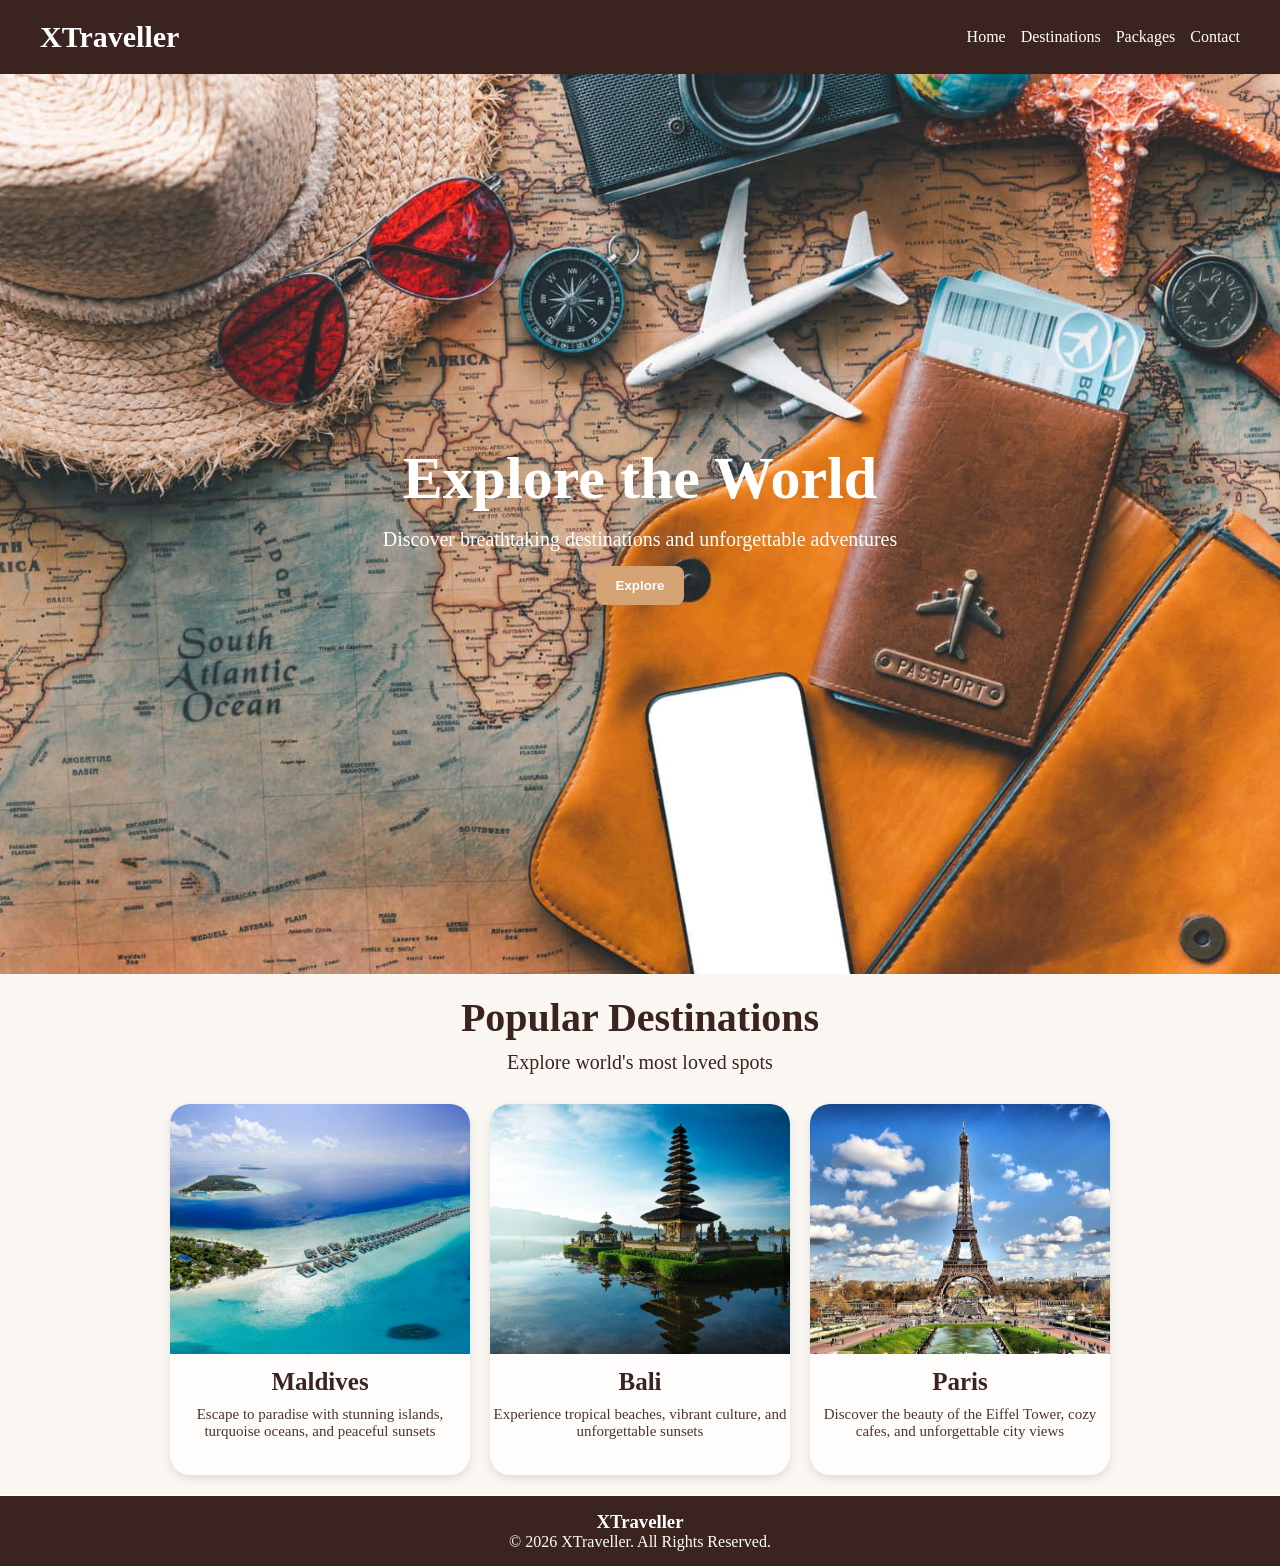
<file: Task1-LandingPage/index.html>
<!DOCTYPE html>
<html lang="en">
<head>
    <meta charset="UTF-8">
    <meta name="viewport" content="width=device-width, initial-scale=1.0">
    <link href="style.css" rel="stylesheet" />
    <title>Task1-LandingPage</title>
</head>
<body>
    <!--Nav bar-->
    <nav class="navbar">
        <h2>XTraveller</h2>
        <ul>
            <li><a href="#">Home</a></li>
            <li><a href="#">Destinations</a></li>
            <li><a href="#">Packages</a></li>
            <li><a href="#">Contact</a></li>
        </ul>
    </nav>
    <!--Hero Section-->
    <section class="hero">
        <div>
            <h1>Explore the World</h1>
            <p>Discover breathtaking destinations and unforgettable adventures</p>
            <button>Explore</button>
        </div>
    </section>
    <!--Destinations Section-->
    <section class="destinations">
        <h2>Popular Destinations</h2>
        <p>Explore world's most loved spots</p>
        <div class="destination-container">
            <div class="destination-card">
                <img src="images/maldives.jpg" alt="Maldives">
                <h3>Maldives</h3>
                <p>Escape to paradise with stunning islands, turquoise oceans, and peaceful sunsets</p>
            </div>
            <div class="destination-card">
                <img src="images/bali.jpg" alt="Bali">
                <h3>Bali</h3>
                <p>Experience tropical beaches, vibrant culture, and unforgettable sunsets</p>
            </div>
            <div class="destination-card">
                <img src="images/paris.jpg" alt="Paris">
                <h3>Paris</h3>
                <p>Discover the beauty of the Eiffel Tower, cozy cafes, and unforgettable city views</p>
            </div>
        </div>
    </section>
    <!--Footer-->
    <footer class="footer">
        <h3>XTraveller</h3>
        © 2026 XTraveller. All Rights Reserved.
    </footer>
</body>
</html>
</file>
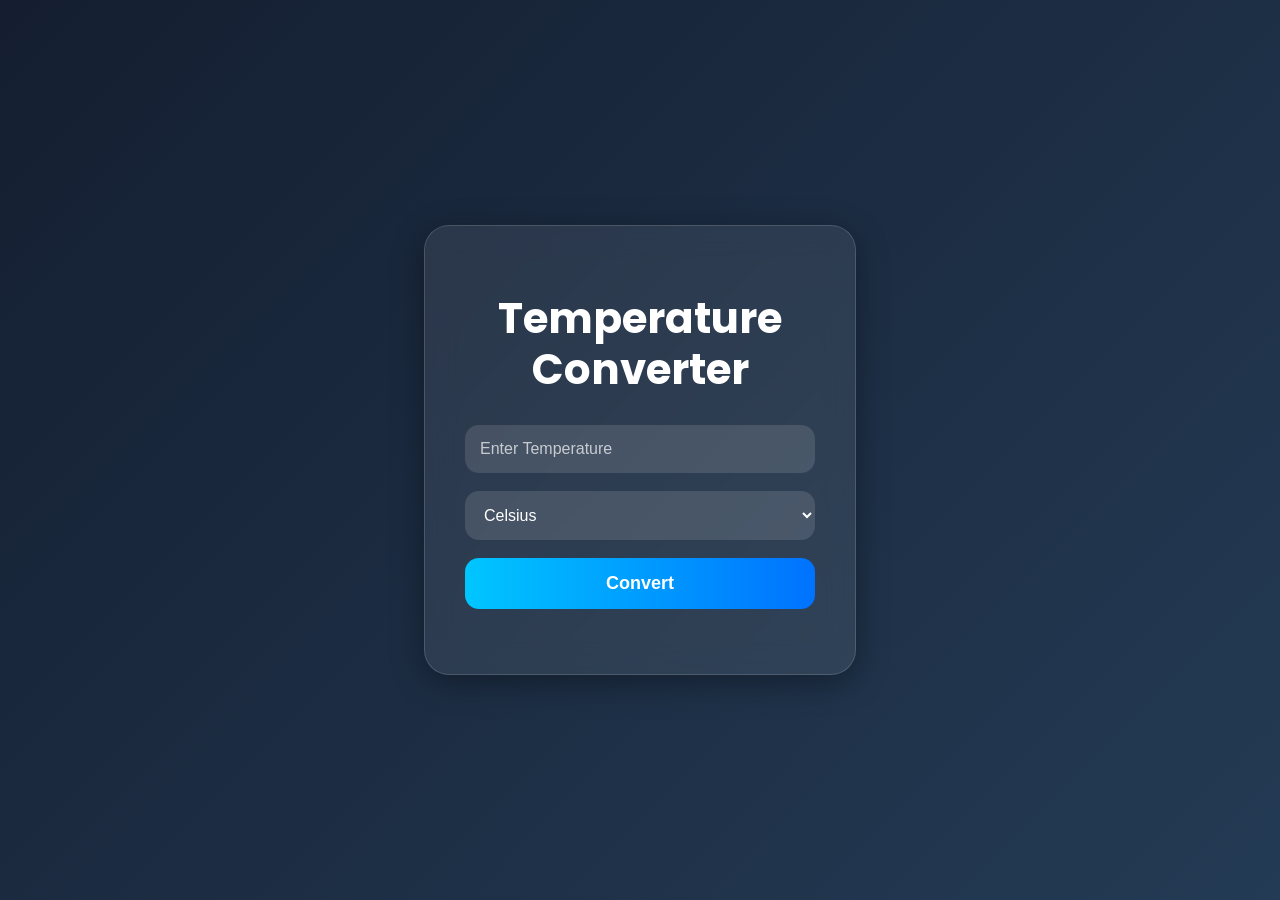
<file: Task3-Temperature-Converter/index.html>
<!DOCTYPE html>
<html lang="en">
<head>
    <meta charset="UTF-8">
    <meta name="viewport" content="width=device-width, initial-scale=1.0">
    <title>Task3-Temperature-Converter</title>
    <link href="style.css" rel="stylesheet">
    <link href="https://fonts.googleapis.com/css2?family=Poppins:wght@300;400;500;600;700&display=swap" rel="stylesheet">
</head>
<body>
    <div class="container">
        <h1>Temperature Converter</h1>
        <input type="number" id="temperature" placeholder="Enter Temperature">
        <select id="unit">
            <option value="Celsius">Celsius</option>
            <option value="Fahrenheit">Fahrenheit</option>
        </select>
        <button onclick="convertTemperature()">Convert</button>
        <p id="result"></p>
    </div>
    <script src="script.js"></script>
</body>
</html>
</file>
<file: Task1-LandingPage/style.css>
*{
    margin: 0;
    padding: 0;
    box-sizing: border-box;
}
.navbar{
    padding: 20px 40px;
    background-color: #3b2420;
    display:flex;
    justify-content:space-between;
    align-items:center;
}
h2{
    text-decoration: none;
    font-size: 30px;
    font-weight: bold;
    color: white;
}
a{
    text-decoration: none;
    color: white;
    font-weight: 100;
}
a:hover{
    color: #D4A373;
}
ul{
    list-style: none;
    display: flex;
    margin: 0;
    gap: 15px;
}
.hero{
    height: 100vh;
    display: flex;
    justify-content: center;
    align-items: center;
    text-align: center;
    color: white;
    background-image: url("images/travel.jpg");
    background-size: cover;
    background-position: center;
    background-blend-mode: darken;
}
.hero h1{
    font-size: 60px;
}
.hero p{
    font-size: 20px;
    margin: 15px 0;
}
button{
    border-radius: 8px;
    padding: 12px 20px;
    cursor: pointer;
    border: none;
    background-color: #D4A373;
    color: white;
    font-weight: bold;
}
button:hover{
    background-color: #c18c5d;
}
.destinations{
    padding: 20px 20px;
    background-color: #FAF7F2;
    text-align:center;
}
.destinations h2{
    color: #3b2420;
    font-size: 40px;
    margin-bottom: 10px;
}
.destinations p{
    color: #3b2420;
    font-size: 20px;
    margin-bottom: 30px;
}
.destination-container{
    display:flex;
    justify-content:center;
    gap:20px;
}
.destination-container p{
    color: #4E342E;
    margin-top: 10px;
    font-size: 15px;
}
.destination-container h3{
    color: #3b2420;
    margin-top: 10px;
    font-size: 25px;
}
.destination-card{
    width:300px;
    border-radius:20px;
    box-shadow: 0 4px 10px rgba(0,0,0,0.1);
    overflow:hidden;
    background-color:#FFFDFB;
    padding-bottom: 5px;
    transition: 0.3s;
}
.destination-card img{
    object-fit: cover;
    width: 100%;
    height: 250px;
}
.destination-card:hover{
    transform: translateY(-10px);
}
.footer{
    background-color: #3b2420;
    padding: 15px;
    text-align: center;
    color: white;
    border-top: 1px solid;
}
@media screen and (max-width: 768px){

    .navbar{
        flex-direction: column;
        padding: 15px;
        align-items: center;
    }

    .navbar ul{
        flex-direction: column;
        align-items: center;
        margin-top: 15px;
        gap: 10px;
    }

    .navbar h2{
        margin-bottom: 10px;
    }

    .hero{
        padding: 20px;
        height: 80vh;
    }

    .hero h1{
        font-size: 36px;
    }

    .hero p{
        font-size: 18px;
    }

    button{
        padding: 10px 16px;
    }

    .destinations{
        padding: 50px 20px;
    }

    .destinations h2{
        font-size: 30px;
    }

    .destination-container{
        flex-direction: column;
        align-items: center;
    }

    .destination-card{
        width: 90%;
    }

    .destination-card img{
        height: 220px;
    }

    .footer{
        text-align: center;
        padding: 20px;
    }
}
</file>
<file: Task3-Temperature-Converter/style.css>
body{
    display: flex;
    justify-content: center;
    align-items: center;
    height: 100vh;
    margin: 0;
    background: linear-gradient(135deg, #141e30, #243b55);
    font-family: 'Poppins', sans-serif;
}
.container{
    background: rgba(255, 255, 255, 0.08);
    backdrop-filter: blur(15px);
    padding: 40px;
    border-radius: 25px;
    box-shadow: 0 8px 32px rgba(0, 0, 0, 0.35);
    text-align: center;
    width: 100%;
    max-width: 350px;
    border: 1px solid rgba(255, 255, 255, 0.15);
}
h1{
    margin-bottom: 30px;
    color: white;
    font-size: 42px;
    font-weight: 700;
    line-height: 1.2;
}
input, select{
    width: 100%;
    padding: 15px;
    margin-bottom: 18px;
    border: none;
    border-radius: 14px;
    outline: none;
    font-size: 16px;
    background: rgba(255, 255, 255, 0.12);
    color: white;
    box-sizing: border-box;
    transition: 0.3s ease;
}
input::placeholder{
    color: rgba(255, 255, 255, 0.7);
}
select{
    color: white;
}
option{
    color: black;
}
button{
    width: 100%;
    padding: 15px;
    border: none;
    border-radius: 14px;
    background: linear-gradient(to right, #00c6ff, #0072ff);
    color: white;
    font-size: 18px;
    font-weight: 600;
    cursor: pointer;
    transition: 0.3s ease;
}
button:hover{
    transform: scale(1.03);
    box-shadow: 0 0 20px rgba(0, 114, 255, 0.6);
}
#result{
    margin-top: 25px;
    font-size: 22px;
    font-weight: 600;
    color: white;
}
</file>
